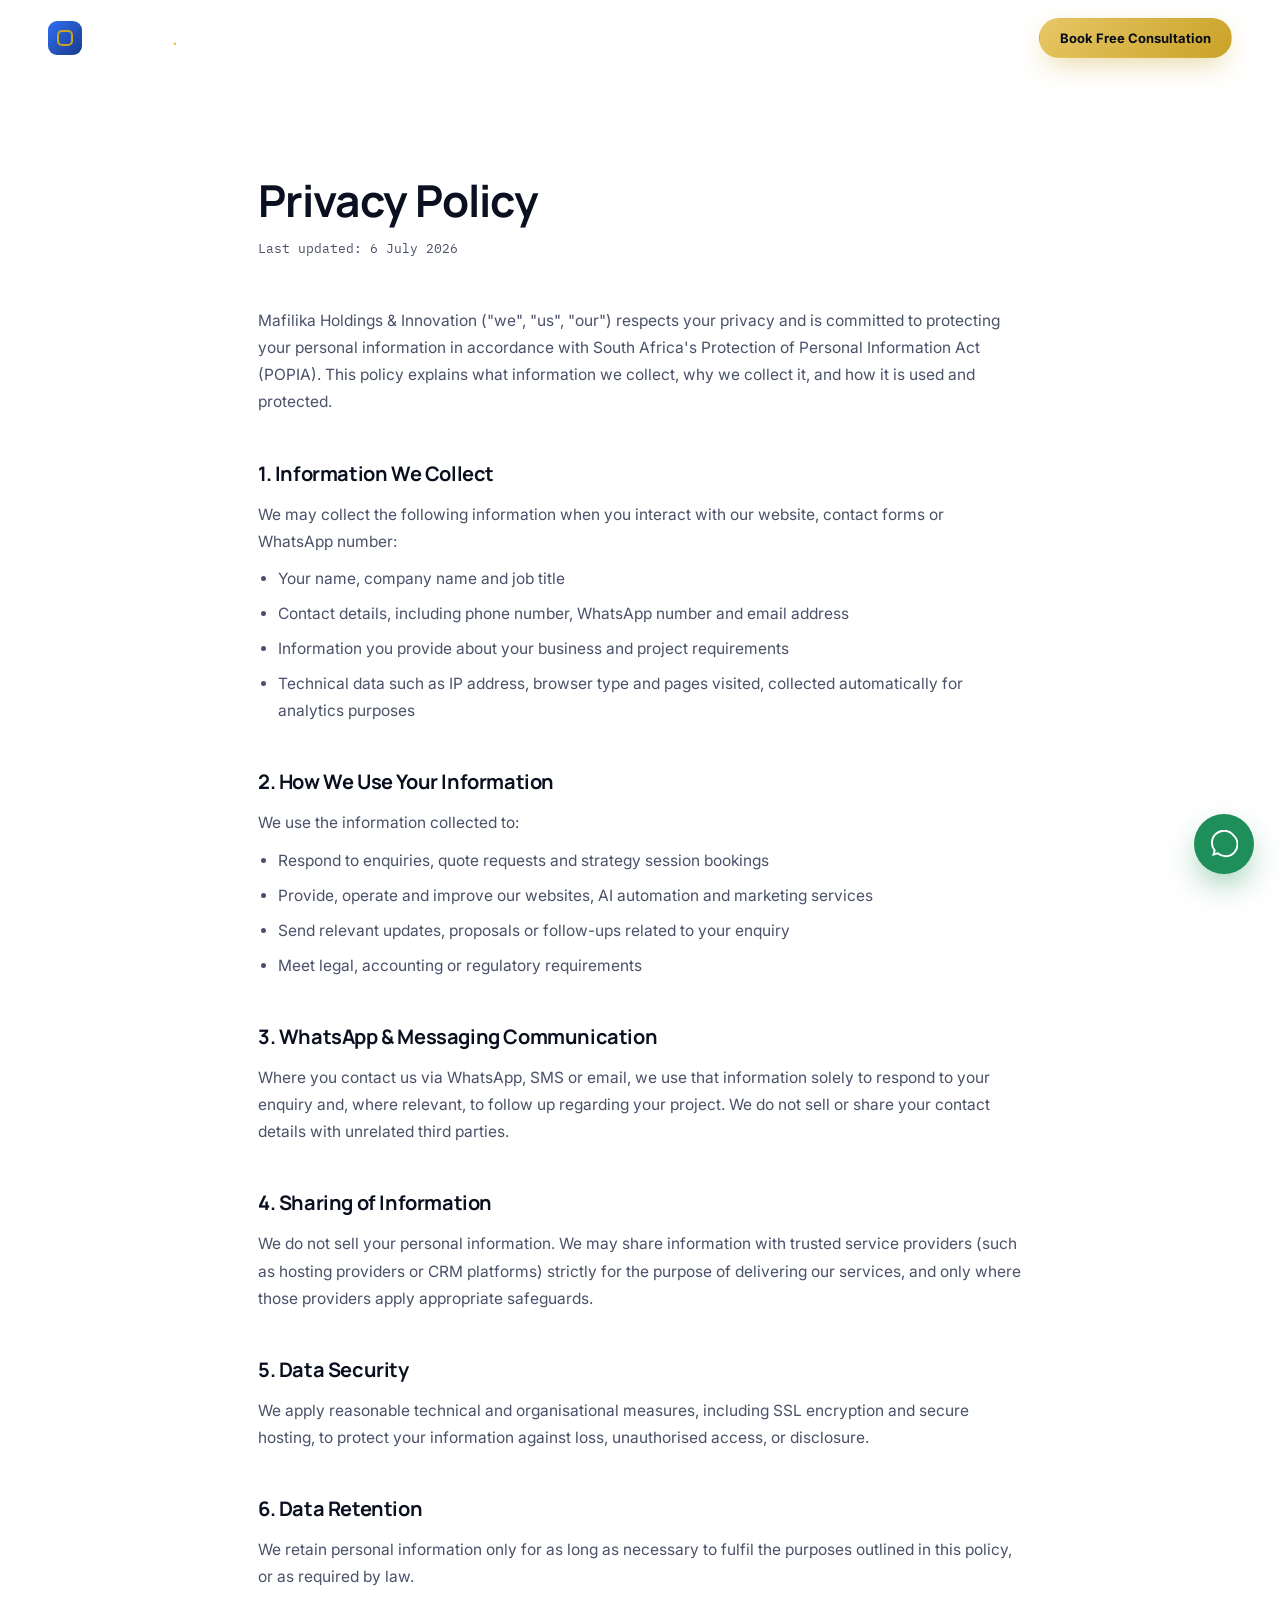
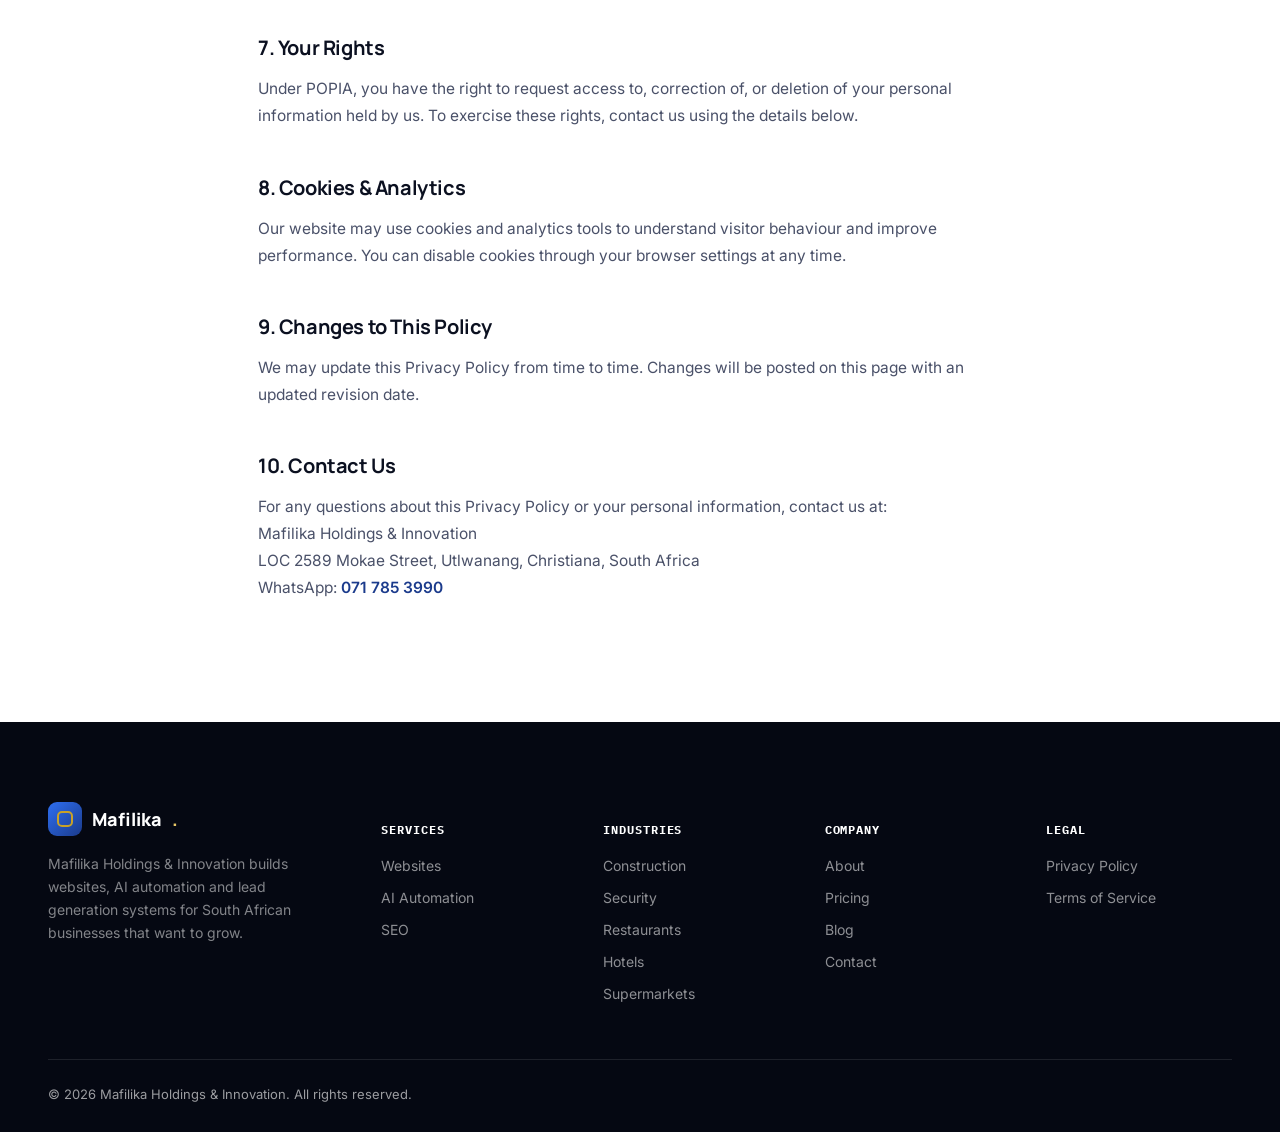
<file: privacy.html>
<!DOCTYPE html>
<html lang="en-ZA">
<head>
<meta charset="UTF-8">
<meta name="viewport" content="width=device-width, initial-scale=1.0">
<title>Privacy Policy | Mafilika Holdings & Innovation</title>
<meta name="description" content="Privacy Policy for Mafilika Holdings & Innovation, explaining how we collect, use and protect your personal information in line with South Africa's POPIA.">
<link rel="canonical" href="https://www.mafilikaholdings.co.za/privacy.html">
<meta name="robots" content="index, follow">
<meta name="theme-color" content="#070B18">
<link rel="preconnect" href="https://fonts.googleapis.com">
<link rel="preconnect" href="https://fonts.gstatic.com" crossorigin>
<link href="https://fonts.googleapis.com/css2?family=Manrope:wght@400;500;600;700;800&family=Inter:wght@400;500;600&family=IBM+Plex+Mono:wght@500;600&display=swap" rel="stylesheet">
<link rel="stylesheet" href="styles.css">
<style>
.legal{padding:170px 0 120px; background:#fff;}
.legal .wrap{max-width:820px;}
.legal h1{font-size:clamp(30px,4vw,44px); margin-bottom:10px;}
.legal .updated{font-family:var(--mono); font-size:13px; color:var(--ink-soft); margin-bottom:50px; display:block;}
.legal h2{font-size:20px; margin:44px 0 14px;}
.legal p, .legal li{color:var(--ink-soft); font-size:15.5px; line-height:1.75;}
.legal ul{padding-left:20px; margin:10px 0;}
.legal ul li{margin-bottom:8px;}
.legal a{color:var(--royal); font-weight:600;}
</style>
</head>
<body>

<header class="nav" id="siteNav">
  <div class="wrap nav-inner">
    <a href="index.html" class="logo"><span class="mark"></span> Mafilika<span style="color:var(--gold-2)">.</span></a>
    <nav>
      <ul class="nav-links">
        <li><a href="index.html#services">Services</a></li>
        <li><a href="index.html#industries">Industries</a></li>
        <li><a href="pricing.html">Pricing</a></li>
        <li><a href="index.html#faq">FAQ</a></li>
        <li><a href="index.html#contact">Contact</a></li>
      </ul>
    </nav>
    <div class="nav-cta">
      <a class="btn btn-outline-dark btn-sm" href="https://wa.me/27717853990" target="_blank" rel="noopener">WhatsApp Us</a>
      <a class="btn btn-gold btn-sm" href="index.html#contact">Book Free Consultation</a>
    </div>
    <button class="burger" id="burgerBtn" aria-label="Open menu"><span></span><span></span><span></span></button>
  </div>
</header>

<section class="legal">
  <div class="wrap">
    <h1>Privacy Policy</h1>
    <span class="updated">Last updated: 6 July 2026</span>

    <p>Mafilika Holdings &amp; Innovation ("we", "us", "our") respects your privacy and is committed to protecting your personal information in accordance with South Africa's Protection of Personal Information Act (POPIA). This policy explains what information we collect, why we collect it, and how it is used and protected.</p>

    <h2>1. Information We Collect</h2>
    <p>We may collect the following information when you interact with our website, contact forms or WhatsApp number:</p>
    <ul>
      <li>Your name, company name and job title</li>
      <li>Contact details, including phone number, WhatsApp number and email address</li>
      <li>Information you provide about your business and project requirements</li>
      <li>Technical data such as IP address, browser type and pages visited, collected automatically for analytics purposes</li>
    </ul>

    <h2>2. How We Use Your Information</h2>
    <p>We use the information collected to:</p>
    <ul>
      <li>Respond to enquiries, quote requests and strategy session bookings</li>
      <li>Provide, operate and improve our websites, AI automation and marketing services</li>
      <li>Send relevant updates, proposals or follow-ups related to your enquiry</li>
      <li>Meet legal, accounting or regulatory requirements</li>
    </ul>

    <h2>3. WhatsApp &amp; Messaging Communication</h2>
    <p>Where you contact us via WhatsApp, SMS or email, we use that information solely to respond to your enquiry and, where relevant, to follow up regarding your project. We do not sell or share your contact details with unrelated third parties.</p>

    <h2>4. Sharing of Information</h2>
    <p>We do not sell your personal information. We may share information with trusted service providers (such as hosting providers or CRM platforms) strictly for the purpose of delivering our services, and only where those providers apply appropriate safeguards.</p>

    <h2>5. Data Security</h2>
    <p>We apply reasonable technical and organisational measures, including SSL encryption and secure hosting, to protect your information against loss, unauthorised access, or disclosure.</p>

    <h2>6. Data Retention</h2>
    <p>We retain personal information only for as long as necessary to fulfil the purposes outlined in this policy, or as required by law.</p>

    <h2>7. Your Rights</h2>
    <p>Under POPIA, you have the right to request access to, correction of, or deletion of your personal information held by us. To exercise these rights, contact us using the details below.</p>

    <h2>8. Cookies &amp; Analytics</h2>
    <p>Our website may use cookies and analytics tools to understand visitor behaviour and improve performance. You can disable cookies through your browser settings at any time.</p>

    <h2>9. Changes to This Policy</h2>
    <p>We may update this Privacy Policy from time to time. Changes will be posted on this page with an updated revision date.</p>

    <h2>10. Contact Us</h2>
    <p>For any questions about this Privacy Policy or your personal information, contact us at:</p>
    <p>Mafilika Holdings &amp; Innovation<br>LOC 2589 Mokae Street, Utlwanang, Christiana, South Africa<br>WhatsApp: <a href="https://wa.me/27717853990" target="_blank" rel="noopener">071 785 3990</a></p>
  </div>
</section>

<footer>
  <div class="wrap">
    <div class="foot-grid">
      <div class="foot-brand"><a href="index.html" class="logo"><span class="mark"></span> Mafilika<span style="color:var(--gold-2)">.</span></a><p>Mafilika Holdings &amp; Innovation builds websites, AI automation and lead generation systems for South African businesses that want to grow.</p></div>
      <div class="foot-col"><h5>Services</h5><ul><li><a href="index.html#services">Websites</a></li><li><a href="index.html#services">AI Automation</a></li><li><a href="index.html#services">SEO</a></li></ul></div>
      <div class="foot-col"><h5>Industries</h5><ul><li><a href="construction.html">Construction</a></li><li><a href="security.html">Security</a></li><li><a href="restaurants.html">Restaurants</a></li><li><a href="hotels.html">Hotels</a></li><li><a href="supermarkets.html">Supermarkets</a></li></ul></div>
      <div class="foot-col"><h5>Company</h5><ul><li><a href="about.html">About</a></li><li><a href="pricing.html">Pricing</a></li><li><a href="blog.html">Blog</a></li><li><a href="index.html#contact">Contact</a></li></ul></div>
      <div class="foot-col"><h5>Legal</h5><ul><li><a href="privacy.html">Privacy Policy</a></li><li><a href="terms.html">Terms of Service</a></li></ul></div>
    </div>
    <div class="foot-bottom"><span>© 2026 Mafilika Holdings &amp; Innovation. All rights reserved.</span></div>
  </div>
</footer>

<a href="https://wa.me/27717853990" target="_blank" rel="noopener" class="wa-float" aria-label="Chat on WhatsApp">
  <svg width="28" height="28" viewBox="0 0 24 24" fill="none"><path d="M20 4.4A10 10 0 0 0 4 17.5L3 21l3.6-1a10 10 0 0 0 13.4-15.6Z" stroke="#fff" stroke-width="1.7"/></svg>
</a>
<script src="script.js"></script>
</body>
</html>
</file>
<file: styles.css>
:root{
  --navy:#070B18;
  --navy-2:#0D1530;
  --royal:#1B3B8C;
  --electric:#2E6FF2;
  --electric-2:#5B9BFF;
  --gold:#C9A227;
  --gold-2:#E8C766;
  --white:#FFFFFF;
  --off:#F6F7FB;
  --ink:#0B1020;
  --ink-soft:#4A5169;
  --line:#E4E7F0;
  --line-dark:rgba(255,255,255,0.10);
  --display:'Manrope',sans-serif;
  --body:'Inter',sans-serif;
  --mono:'IBM Plex Mono',monospace;
  --radius:20px;
  --ease:cubic-bezier(.16,.84,.44,1);
}
*{box-sizing:border-box;}
html{scroll-behavior:smooth;}
@media (prefers-reduced-motion: reduce){
  html{scroll-behavior:auto;}
  *{animation-duration:0.001ms !important; transition-duration:0.001ms !important;}
}
body{
  margin:0;
  font-family:var(--body);
  color:var(--ink);
  background:var(--white);
  -webkit-font-smoothing:antialiased;
  overflow-x:hidden;
}
h1,h2,h3,h4{font-family:var(--display); margin:0; letter-spacing:-0.02em; color:inherit;}
p{margin:0; line-height:1.65;}
a{color:inherit; text-decoration:none;}
img{max-width:100%; display:block;}
.wrap{max-width:1240px; margin:0 auto; padding:0 28px;}
section{position:relative;}
.eyebrow{
  font-family:var(--mono); font-size:12px; letter-spacing:.14em; text-transform:uppercase;
  display:inline-flex; align-items:center; gap:8px; font-weight:600;
}
.eyebrow::before{content:''; width:18px; height:1px; background:currentColor; display:inline-block;}
.btn{
  display:inline-flex; align-items:center; justify-content:center; gap:10px;
  padding:16px 30px; border-radius:100px; font-weight:700; font-size:15px;
  cursor:pointer; border:1px solid transparent; transition:transform .35s var(--ease), box-shadow .35s var(--ease), background .3s, color .3s, border-color .3s;
  white-space:nowrap;
}
.btn:hover{transform:translateY(-2px);}
.btn-gold{background:linear-gradient(135deg,var(--gold-2),var(--gold)); color:var(--navy); box-shadow:0 10px 30px -8px rgba(201,162,39,.55);}
.btn-gold:hover{box-shadow:0 16px 40px -8px rgba(201,162,39,.7);}
.btn-outline-dark{border-color:rgba(255,255,255,.28); color:#fff; background:rgba(255,255,255,.04); backdrop-filter:blur(8px);}
.btn-outline-dark:hover{background:rgba(255,255,255,.1); border-color:rgba(255,255,255,.5);}
.btn-navy{background:var(--navy); color:#fff;}
.btn-navy:hover{background:var(--royal);}
.btn-outline-light{border-color:var(--line); color:var(--ink); background:#fff;}
.btn-outline-light:hover{border-color:var(--electric); color:var(--electric);}
.btn-wa{background:#1E8E5A; color:#fff;}
.btn-wa:hover{background:#177349;}
.btn-sm{padding:11px 20px; font-size:13px;}

/* ---------- NAV ---------- */
header.nav{
  position:fixed; top:0; left:0; right:0; z-index:1000;
  padding:18px 0; transition:background .4s, padding .4s, border-color .4s;
  border-bottom:1px solid transparent;
}
header.nav.scrolled{
  background:rgba(7,11,24,.72); backdrop-filter:blur(18px) saturate(140%);
  padding:12px 0; border-color:var(--line-dark);
}
.nav-inner{display:flex; align-items:center; justify-content:space-between; gap:20px;}
.logo{display:flex; align-items:center; gap:10px; font-family:var(--display); font-weight:800; font-size:18px; color:#fff;}
.logo .mark{width:34px; height:34px; border-radius:9px; background:linear-gradient(135deg,var(--electric),var(--royal)); position:relative; flex:none;}
.logo .mark::after{content:''; position:absolute; inset:9px; border:2px solid var(--gold); border-radius:5px;}
.nav-links{display:flex; align-items:center; gap:34px; list-style:none; margin:0; padding:0;}
.nav-links a{font-size:14.5px; font-weight:600; color:rgba(255,255,255,.82); transition:color .25s; position:relative;}
.nav-links a:hover{color:#fff;}
.nav-cta{display:flex; align-items:center; gap:12px;}
.burger{display:none; flex-direction:column; gap:5px; background:none; border:none; cursor:pointer; padding:8px;}
.burger span{width:22px; height:2px; background:#fff; display:block;}

/* ---------- HERO ---------- */
.hero{
  background:radial-gradient(120% 100% at 15% 0%, #101B40 0%, var(--navy) 55%, #050812 100%);
  color:#fff; padding:190px 0 140px; overflow:hidden;
}
.hero-grid{display:grid; grid-template-columns:1.05fr .95fr; gap:60px; align-items:center;}
.hero canvas{position:absolute; inset:0; width:100%; height:100%; opacity:.55; pointer-events:none;}
.hero-tag{display:inline-flex; align-items:center; gap:10px; background:rgba(255,255,255,.06); border:1px solid rgba(255,255,255,.14); padding:8px 16px; border-radius:100px; font-size:13px; font-weight:600; color:var(--gold-2); margin-bottom:28px;}
.hero-tag .dot{width:7px; height:7px; border-radius:50%; background:#3ED598; box-shadow:0 0 0 4px rgba(62,213,152,.18);}
.hero h1{font-size:clamp(38px,5vw,64px); line-height:1.06; font-weight:800;}
.hero h1 .accent{background:linear-gradient(120deg,var(--electric-2),var(--gold-2)); -webkit-background-clip:text; background-clip:text; color:transparent;}
.hero p.lead{margin-top:26px; font-size:19px; line-height:1.65; color:rgba(255,255,255,.72); max-width:560px;}
.hero-actions{display:flex; gap:16px; margin-top:40px; flex-wrap:wrap;}
.hero-stats{display:flex; gap:36px; margin-top:60px; flex-wrap:wrap;}
.hero-stats .stat b{font-family:var(--mono); font-size:26px; color:#fff; display:block;}
.hero-stats .stat span{font-size:12.5px; color:rgba(255,255,255,.55); text-transform:uppercase; letter-spacing:.08em;}
.hero-visual{position:relative; height:520px;}
.hv-card{position:absolute; background:rgba(255,255,255,.05); border:1px solid rgba(255,255,255,.14); backdrop-filter:blur(20px); border-radius:18px; padding:20px; box-shadow:0 30px 60px -20px rgba(0,0,0,.5);}
.hv-card.c1{top:0; left:10%; width:280px; animation:float1 7s ease-in-out infinite;}
.hv-card.c2{top:210px; left:0; width:250px; animation:float2 8s ease-in-out infinite;}
.hv-card.c3{bottom:10px; right:0; width:270px; animation:float1 9s ease-in-out infinite .5s;}
@keyframes float1{0%,100%{transform:translateY(0);}50%{transform:translateY(-14px);}}
@keyframes float2{0%,100%{transform:translateY(0);}50%{transform:translateY(12px);}}
.hv-card .label{font-family:var(--mono); font-size:11px; letter-spacing:.08em; text-transform:uppercase; color:var(--electric-2); margin-bottom:10px; display:block;}
.hv-card .big{font-size:28px; font-weight:800; font-family:var(--display); color:#fff;}
.hv-bar{height:6px; border-radius:4px; background:rgba(255,255,255,.12); margin-top:12px; overflow:hidden;}
.hv-bar i{display:block; height:100%; background:linear-gradient(90deg,var(--electric),var(--gold));}

/* trust bar */
.trustbar{background:var(--navy-2); padding:26px 0; border-top:1px solid var(--line-dark); border-bottom:1px solid var(--line-dark);}
.trustbar .wrap{display:flex; align-items:center; justify-content:space-between; gap:24px; flex-wrap:wrap;}
.trustbar span{color:rgba(255,255,255,.42); font-size:12.5px; font-family:var(--mono); letter-spacing:.06em; text-transform:uppercase;}
.trust-logos{display:flex; gap:36px; flex-wrap:wrap; align-items:center;}
.trust-logos b{color:rgba(255,255,255,.65); font-weight:700; font-size:15px; font-family:var(--display); letter-spacing:.01em;}

/* ---------- SECTION HEADERS ---------- */
.sec-head{max-width:680px; margin-bottom:56px;}
.sec-head.center{margin-left:auto; margin-right:auto; text-align:center;}
.sec-head h2{font-size:clamp(28px,3.4vw,42px); margin-top:16px; font-weight:800;}
.sec-head p{margin-top:16px; font-size:17px; color:var(--ink-soft);}
.on-dark .eyebrow{color:var(--gold-2);}
.on-dark h2{color:#fff;}
.on-dark p{color:rgba(255,255,255,.65);}
.on-light .eyebrow{color:var(--royal);}

/* ---------- SERVICES ---------- */
.services{padding:120px 0; background:var(--off);}
.svc-grid{display:grid; grid-template-columns:repeat(3,1fr); gap:24px;}
.svc-card{background:#fff; border:1px solid var(--line); border-radius:var(--radius); padding:32px; transition:transform .4s var(--ease), box-shadow .4s var(--ease), border-color .4s;}
.svc-card:hover{transform:translateY(-6px); box-shadow:0 30px 60px -30px rgba(11,16,32,.25); border-color:transparent;}
.svc-icon{width:52px; height:52px; border-radius:14px; display:flex; align-items:center; justify-content:center; background:linear-gradient(135deg,var(--royal),var(--electric)); margin-bottom:22px;}
.svc-icon svg{width:26px; height:26px; stroke:#fff;}
.svc-card h3{font-size:20px; margin-bottom:10px;}
.svc-card p{color:var(--ink-soft); font-size:15px; margin-bottom:16px;}
.svc-tags{display:flex; flex-wrap:wrap; gap:8px;}
.svc-tags span{font-size:12px; font-weight:600; color:var(--royal); background:#EEF2FF; padding:6px 11px; border-radius:100px;}
.svc-card.gold .svc-icon{background:linear-gradient(135deg,var(--gold-2),var(--gold));}
.svc-card.gold .svc-tags span{color:#8A6C0B; background:#FCF3D9;}

/* ---------- INDUSTRIES ---------- */
.industries{padding:120px 0; background:#fff;}
.ind-tabs{display:flex; gap:10px; flex-wrap:wrap; margin-bottom:44px;}
.ind-tab{padding:12px 22px; border-radius:100px; border:1px solid var(--line); background:#fff; font-weight:700; font-size:14px; cursor:pointer; transition:all .3s;}
.ind-tab:hover{border-color:var(--electric);}
.ind-tab.active{background:var(--navy); color:#fff; border-color:var(--navy);}
.ind-panel{display:none; grid-template-columns:1fr 1fr; gap:50px; align-items:flex-start; animation:fadeUp .5s var(--ease);}
.ind-panel.active{display:grid;}
@keyframes fadeUp{from{opacity:0; transform:translateY(14px);} to{opacity:1; transform:translateY(0);}}
.ind-panel h3{font-size:26px; margin-bottom:8px;}
.ind-panel .ind-kicker{color:var(--royal); font-family:var(--mono); font-size:12.5px; text-transform:uppercase; letter-spacing:.08em; font-weight:700;}
.ind-qa{margin-top:26px; display:flex; flex-direction:column; gap:16px;}
.ind-qa .q{display:flex; gap:12px; align-items:flex-start;}
.ind-qa .q .qmark{width:26px; height:26px; border-radius:50%; background:#EEF2FF; color:var(--royal); font-family:var(--mono); font-weight:700; font-size:12px; display:flex; align-items:center; justify-content:center; flex:none; margin-top:2px;}
.ind-qa .q p{font-size:15px; color:var(--ink-soft);}
.ind-qa .q p b{color:var(--ink); font-weight:700;}
.ind-panel .ind-visual{background:linear-gradient(160deg,var(--navy),#111B3E); border-radius:var(--radius); padding:34px; color:#fff; position:sticky; top:110px;}
.ind-visual ul{list-style:none; margin:20px 0 0; padding:0; display:flex; flex-direction:column; gap:14px;}
.ind-visual li{display:flex; gap:12px; align-items:center; font-size:14.5px; color:rgba(255,255,255,.85);}
.ind-visual li .ic{width:8px; height:8px; border-radius:2px; background:var(--gold); flex:none;}

/* ---------- WHY US ---------- */
.why{padding:120px 0; background:var(--navy); color:#fff; position:relative;}
.why-grid{display:grid; grid-template-columns:repeat(5,1fr); gap:1px; background:var(--line-dark); border:1px solid var(--line-dark); border-radius:var(--radius); overflow:hidden; margin-top:20px;}
.why-item{background:var(--navy); padding:32px 24px;}
.why-item .n{font-family:var(--mono); color:var(--gold-2); font-size:13px; margin-bottom:14px; display:block;}
.why-item h4{font-size:16px; margin-bottom:8px;}
.why-item p{font-size:13.5px; color:rgba(255,255,255,.55);}
@media(max-width:980px){.why-grid{grid-template-columns:repeat(2,1fr);}}

/* ---------- PROCESS ---------- */
.process{padding:120px 0; background:#fff;}
.proc-track{display:grid; grid-template-columns:repeat(7,1fr); gap:14px; position:relative;}
.proc-track::before{content:''; position:absolute; top:26px; left:0; right:0; height:1px; background:var(--line); z-index:0;}
.proc-step{position:relative; z-index:1; text-align:left;}
.proc-num{width:52px; height:52px; border-radius:50%; background:#fff; border:2px solid var(--navy); color:var(--navy); font-family:var(--mono); font-weight:700; display:flex; align-items:center; justify-content:center; margin-bottom:18px; font-size:15px;}
.proc-step h4{font-size:16px; margin-bottom:8px;}
.proc-step p{font-size:13px; color:var(--ink-soft);}
@media(max-width:980px){.proc-track{grid-template-columns:repeat(2,1fr); gap:32px;} .proc-track::before{display:none;}}

/* ---------- TESTIMONIALS ---------- */
.testi{padding:120px 0; background:var(--off);}
.testi-grid{display:grid; grid-template-columns:repeat(3,1fr); gap:24px;}
.testi-card{background:#fff; border-radius:var(--radius); padding:30px; border:1px solid var(--line);}
.stars{color:var(--gold); font-size:14px; letter-spacing:2px; margin-bottom:16px;}
.testi-card p.quote{font-size:15px; color:var(--ink); margin-bottom:22px;}
.testi-who{display:flex; align-items:center; gap:12px;}
.avatar{width:42px; height:42px; border-radius:50%; background:linear-gradient(135deg,var(--royal),var(--electric)); flex:none; display:flex; align-items:center; justify-content:center; color:#fff; font-weight:700; font-family:var(--display); font-size:14px;}
.testi-who b{font-size:14px; display:block;}
.testi-who span{font-size:12.5px; color:var(--ink-soft);}

/* ---------- CASE STUDIES ---------- */
.cases{padding:120px 0; background:#fff;}
.case-grid{display:grid; grid-template-columns:repeat(3,1fr); gap:24px;}
.case-card{border-radius:var(--radius); overflow:hidden; border:1px solid var(--line); background:var(--off);}
.case-top{padding:26px 26px 0;}
.case-top .tag{font-family:var(--mono); font-size:11.5px; text-transform:uppercase; letter-spacing:.08em; color:var(--royal); font-weight:700;}
.case-top h4{font-size:19px; margin-top:10px;}
.case-stats{display:flex; gap:0; padding:22px 26px 26px; border-top:1px solid var(--line); margin-top:20px;}
.case-stats .cs{flex:1;}
.case-stats .cs b{display:block; font-family:var(--mono); font-size:24px; color:var(--navy);}
.case-stats .cs span{font-size:11.5px; color:var(--ink-soft); text-transform:uppercase; letter-spacing:.05em;}

/* ---------- CTA BAND ---------- */
.cta-band{padding:100px 0; background:linear-gradient(120deg,var(--navy),var(--royal) 120%); color:#fff; text-align:center; position:relative; overflow:hidden;}
.cta-band::before{content:''; position:absolute; width:600px; height:600px; background:radial-gradient(circle,rgba(201,162,39,.25),transparent 70%); top:-200px; right:-150px;}
.cta-band h2{font-size:clamp(28px,4vw,44px); max-width:760px; margin:0 auto;}
.cta-band p{margin-top:18px; color:rgba(255,255,255,.7); font-size:17px;}
.cta-actions{display:flex; gap:16px; justify-content:center; margin-top:36px; flex-wrap:wrap;}

/* ---------- FAQ ---------- */
.faq{padding:120px 0; background:var(--off);}
.faq-grid{display:grid; grid-template-columns:1fr; gap:12px; max-width:840px; margin:0 auto;}
.faq-item{background:#fff; border:1px solid var(--line); border-radius:16px; overflow:hidden;}
.faq-q{padding:22px 24px; display:flex; align-items:center; justify-content:space-between; gap:20px; cursor:pointer; font-weight:700; font-size:15.5px;}
.faq-q .plus{width:26px; height:26px; border-radius:50%; border:1px solid var(--line); flex:none; position:relative; transition:transform .3s;}
.faq-q .plus::before,.faq-q .plus::after{content:''; position:absolute; background:var(--navy); top:50%; left:50%; transform:translate(-50%,-50%);}
.faq-q .plus::before{width:10px; height:2px;}
.faq-q .plus::after{width:2px; height:10px; transition:opacity .3s;}
.faq-item.open .plus{transform:rotate(180deg); border-color:var(--electric);}
.faq-item.open .plus::after{opacity:0;}
.faq-a{max-height:0; overflow:hidden; transition:max-height .4s var(--ease);}
.faq-a p{padding:0 24px 22px; color:var(--ink-soft); font-size:14.5px; max-width:680px;}
.faq-cat{font-family:var(--mono); font-size:12px; text-transform:uppercase; letter-spacing:.1em; color:var(--royal); font-weight:700; margin:36px 0 14px;}
.faq-cat:first-child{margin-top:0;}

/* ---------- CONTACT ---------- */
.contact{padding:120px 0; background:var(--navy); color:#fff;}
.contact-grid{display:grid; grid-template-columns:1fr 1fr; gap:60px;}
.c-info-card{background:rgba(255,255,255,.05); border:1px solid var(--line-dark); border-radius:var(--radius); padding:30px; margin-bottom:18px;}
.c-info-card .lbl{font-family:var(--mono); font-size:12px; text-transform:uppercase; letter-spacing:.08em; color:var(--gold-2); margin-bottom:10px; display:block;}
.c-info-card p{font-size:15px; color:rgba(255,255,255,.85);}
.map-box{border-radius:var(--radius); overflow:hidden; height:220px; border:1px solid var(--line-dark);}
.map-box iframe{width:100%; height:100%; border:0; filter:grayscale(.3) invert(.92) contrast(.9);}
.form-card{background:#fff; border-radius:var(--radius); padding:36px; color:var(--ink);}
.form-card h3{font-size:22px; margin-bottom:6px;}
.form-card > p{color:var(--ink-soft); font-size:14.5px; margin-bottom:26px;}
.form-row{display:grid; grid-template-columns:1fr 1fr; gap:14px; margin-bottom:14px;}
.form-card input, .form-card select, .form-card textarea{
  width:100%; padding:14px 16px; border-radius:12px; border:1px solid var(--line); font-family:var(--body); font-size:14.5px; background:var(--off); transition:border-color .25s;
}
.form-card input:focus, .form-card select:focus, .form-card textarea:focus{outline:none; border-color:var(--electric); background:#fff;}
.form-card label{font-size:12.5px; font-weight:700; color:var(--ink-soft); display:block; margin-bottom:6px;}
.form-card button{width:100%; margin-top:8px; border:none;}

/* ---------- FOOTER ---------- */
footer{background:#050812; color:rgba(255,255,255,.6); padding:80px 0 30px;}
.foot-grid{display:grid; grid-template-columns:1.6fr repeat(4,1fr); gap:36px; padding-bottom:56px; border-bottom:1px solid var(--line-dark);}
.foot-brand p{font-size:14px; margin-top:16px; max-width:280px; color:rgba(255,255,255,.5);}
.foot-col h5{font-family:var(--mono); font-size:12px; letter-spacing:.08em; text-transform:uppercase; color:#fff; margin-bottom:18px;}
.foot-col ul{list-style:none; margin:0; padding:0; display:flex; flex-direction:column; gap:12px;}
.foot-col a{font-size:14px; color:rgba(255,255,255,.55); transition:color .25s;}
.foot-col a:hover{color:var(--gold-2);}
.foot-bottom{display:flex; justify-content:space-between; align-items:center; padding-top:26px; flex-wrap:wrap; gap:14px; font-size:13px;}
.foot-social{display:flex; gap:12px;}
.foot-social a{width:36px; height:36px; border-radius:50%; border:1px solid var(--line-dark); display:flex; align-items:center; justify-content:center;}

/* WhatsApp floating button */
.wa-float{
  position:fixed; bottom:26px; right:26px; z-index:999; background:#1E8E5A; color:#fff;
  width:60px; height:60px; border-radius:50%; display:flex; align-items:center; justify-content:center;
  box-shadow:0 14px 34px -8px rgba(30,142,90,.6); animation:pulse 2.4s infinite;
}
@keyframes pulse{0%{box-shadow:0 0 0 0 rgba(30,142,90,.5);}70%{box-shadow:0 0 0 16px rgba(30,142,90,0);}100%{box-shadow:0 0 0 0 rgba(30,142,90,0);}}

/* reveal on scroll */
.reveal{opacity:0; transform:translateY(24px); transition:opacity .8s var(--ease), transform .8s var(--ease);}
.reveal.in{opacity:1; transform:translateY(0);}

/* Focus visibility */
a:focus-visible, button:focus-visible, input:focus-visible, select:focus-visible, textarea:focus-visible{
  outline:2px solid var(--electric); outline-offset:2px;
}

@media(max-width:980px){
  .nav-links, .nav-cta .btn-outline-dark{display:none;}
  .burger{display:flex;}
  .hero-grid{grid-template-columns:1fr;}
  .hero-visual{height:380px; margin-top:20px;}
  .svc-grid, .testi-grid, .case-grid{grid-template-columns:1fr 1fr;}
  .ind-panel{grid-template-columns:1fr;}
  .ind-visual{position:relative; top:0;}
  .contact-grid{grid-template-columns:1fr;}
  .foot-grid{grid-template-columns:1fr 1fr; gap:30px;}
}
@media(max-width:640px){
  .svc-grid, .testi-grid, .case-grid, .foot-grid{grid-template-columns:1fr;}
  .hero{padding:150px 0 90px;}
  .form-row{grid-template-columns:1fr;}
  .why-grid{grid-template-columns:1fr;}
}
.logo {
    display: flex;
    align-items: center;
    text-decoration: none;
}

.logo-img {
    height: 65px;
    width: auto;
    display: block;
}
}
</file>
